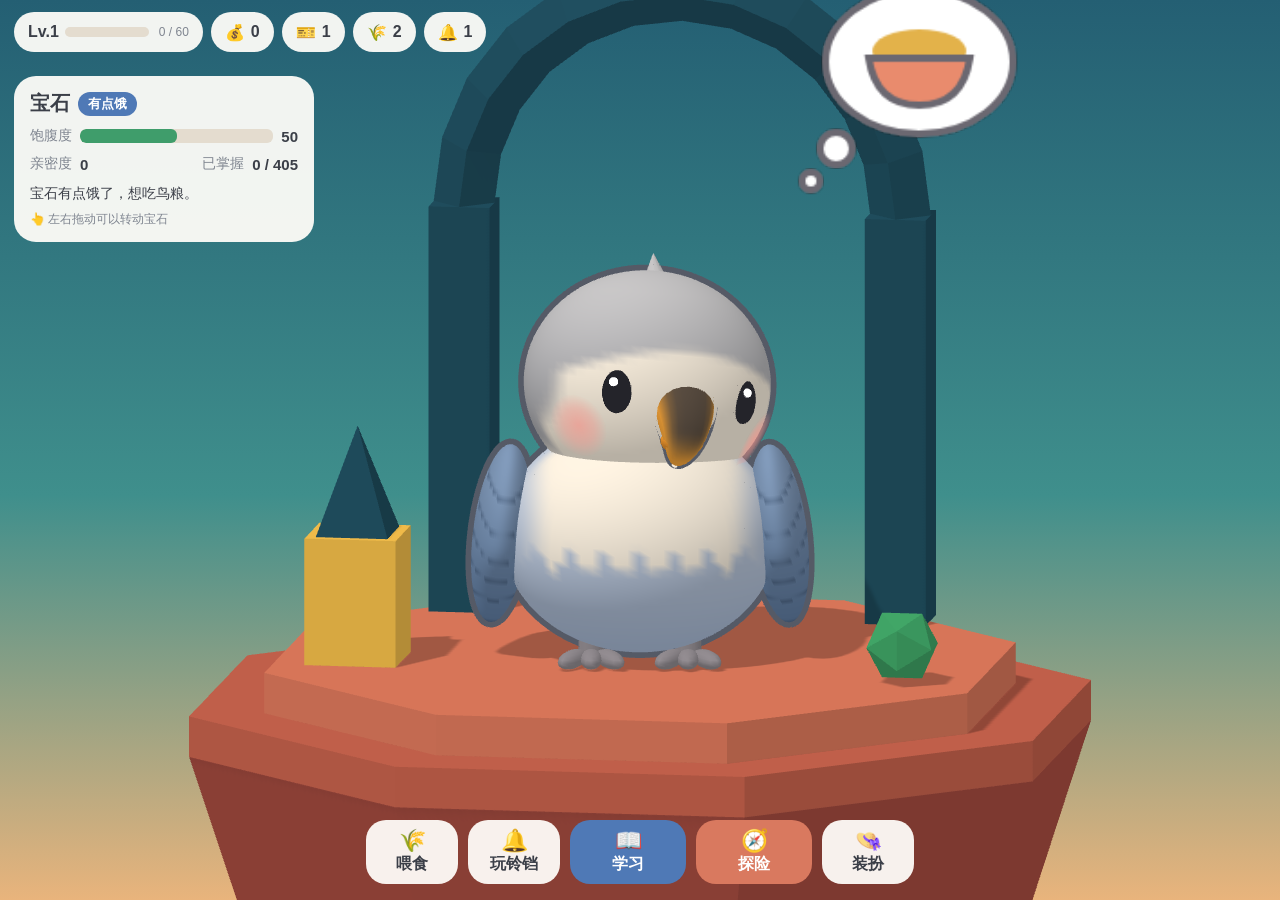
<file: index.html>
<!doctype html>
<html lang="zh-CN">
<head>
<meta charset="utf-8">
<meta name="viewport" content="width=device-width, initial-scale=1, viewport-fit=cover, user-scalable=no">
<meta name="apple-mobile-web-app-capable" content="yes">
<title>宝石小屋</title>
<link rel="stylesheet" href="css/game.css">
</head>
<body data-view="home">
<div id="stage"></div>

<!-- 小屋 -->
<div class="hud" id="homeHud">
  <div class="top">
    <div class="chip lv"><b id="lvText">Lv.1</b><span class="bar"><i id="xpBar"></i></span><small id="xpText"></small></div>
    <div class="chip" title="金币">💰 <b id="coins">0</b></div>
    <div class="chip" title="探险票">🎫 <b id="tickets">0</b></div>
    <div class="chip" title="鸟粮">🌾 <b id="food">0</b></div>
    <div class="chip" title="铃铛">🔔 <b id="bells">0</b></div>
  </div>
  <div class="side card">
    <div class="name">宝石 <span class="pill" id="statusPill"></span></div>
    <div class="row"><span>饱腹度</span><span class="bar big"><i id="satBar"></i></span><b id="satText"></b></div>
    <div class="row"><span>亲密度</span><b id="bond">0</b><span class="grow"></span><span>已掌握</span><b id="mastered"></b></div>
    <div class="tip" id="statusTip"></div>
    <div class="tip small">👆 左右拖动可以转动宝石</div>
  </div>
  <div class="actions" id="actions">
    <button id="btnFeed"><i>🌾</i>喂食</button>
    <button id="btnRing"><i>🔔</i>玩铃铛</button>
    <button id="btnStudy" class="main"><i>📖</i>学习</button>
    <button id="btnMap" class="main alt"><i>🧭</i>探险</button>
    <button id="btnSkin"><i>👒</i>装扮</button>
  </div>
  <div class="actions" id="rescueBar">
    <button id="btnRescue" class="main danger"><i>💗</i>开始抢救答题</button>
  </div>
</div>

<!-- 闯关 -->
<div class="hud" id="levelHud">
  <div class="top">
    <button class="chip btn" id="btnExit">← 回小屋</button>
    <div class="chip"><b id="lvName"></b></div>
    <div class="chip">💎 <b id="lvGems">0</b> / 3</div>
    <div class="chip">步数 <b id="lvSteps">0</b><small id="lvPar"></small></div>
  </div>
  <div class="hint" id="lvHint"></div>
  <div class="actions">
    <button id="btnUndo"><i>↩</i>撤销一步</button>
    <button id="btnRestart"><i>⟲</i>重新开始</button>
    <button id="btnHint"><i>💡</i><span>提示 <b id="hintCount"></b></span></button>
  </div>
</div>

<div class="modal" id="modal"><div class="sheet" id="sheet"></div></div>
<div id="toast"></div>

<script src="js/three.min.js"></script>
<script src="js/baoshi3d.js"></script>
<script src="js/store.js"></script>
<script src="js/q_math.js"></script>
<script src="js/q_chinese.js"></script>
<script src="js/q_english.js"></script>
<script src="js/q_science.js"></script>
<script src="js/questions.js"></script>
<script src="js/levels.js"></script>
<script src="js/leveldata.js"></script>
<script src="js/game.js"></script>
</body>
</html>
</file>
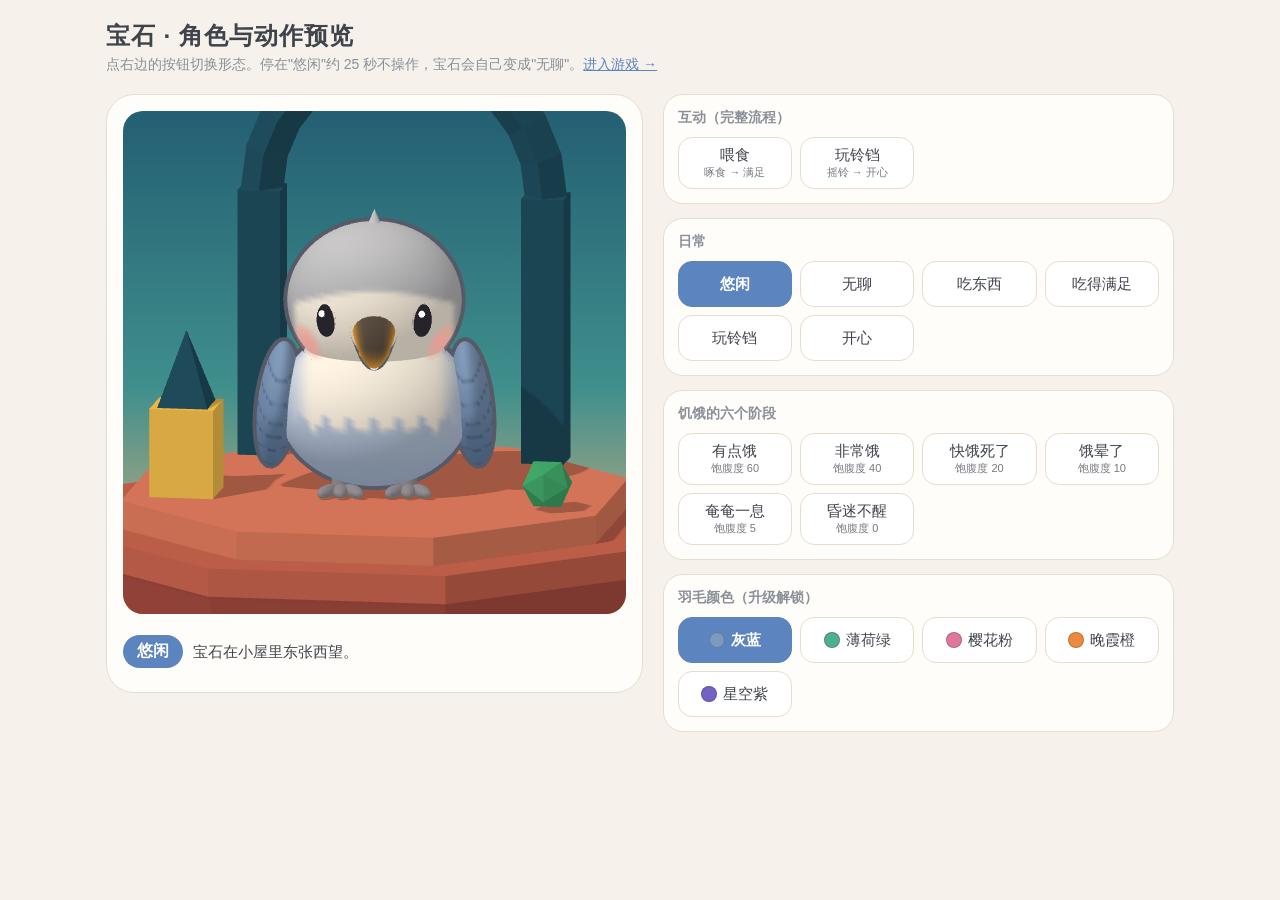
<file: preview.html>
<!doctype html>
<html lang="zh-CN">
<head>
<meta charset="utf-8">
<meta name="viewport" content="width=device-width, initial-scale=1, viewport-fit=cover">
<title>宝石 · 角色与动作预览</title>
<style>
  :root { --bg:#f6f1ea; --card:#fffdf9; --ink:#3f434c; --soft:#8a8f9a; --line:#e6ddd0; --accent:#5c84bf; --accent-ink:#fff; }
  * { box-sizing: border-box; -webkit-tap-highlight-color: transparent; }
  html, body { margin: 0; background: var(--bg); color: var(--ink);
    font-family: -apple-system, "PingFang SC", "Microsoft YaHei", sans-serif; }
  .wrap { max-width: 1100px; margin: 0 auto; padding: 20px 16px 40px; display: grid; gap: 20px;
    grid-template-columns: minmax(0, 1.05fr) minmax(0, 1fr); align-items: start; }
  h1 { grid-column: 1 / -1; margin: 0; font-size: 24px; letter-spacing: .04em; }
  h1 small { display: block; margin-top: 4px; font-size: 14px; font-weight: 400; color: var(--soft); letter-spacing: 0; }
  h1 a { color: var(--accent); }
  .stage { position: sticky; top: 16px; background: var(--card); border: 1px solid var(--line); border-radius: 28px; padding: 16px; }
  .scene { position: relative; aspect-ratio: 1 / 1; border-radius: 20px; overflow: hidden;
    background: linear-gradient(#245f73 0%, #3f8f8c 55%, #e9b47c 100%); }
  .scene canvas { display: block; width: 100%; height: 100%; }
  .status { display: flex; align-items: center; gap: 10px; margin-top: 14px; min-height: 48px; }
  .pill { flex: none; padding: 6px 14px; border-radius: 999px; background: var(--accent); color: var(--accent-ink); font-weight: 700; font-size: 16px; }
  .tip { font-size: 15px; line-height: 1.5; }
  .panel { display: grid; gap: 14px; }
  .group { background: var(--card); border: 1px solid var(--line); border-radius: 20px; padding: 14px; }
  .group h2 { margin: 0 0 10px; font-size: 14px; color: var(--soft); font-weight: 600; }
  .btns { display: grid; grid-template-columns: repeat(auto-fill, minmax(104px, 1fr)); gap: 8px; }
  button { font: inherit; font-size: 15px; min-height: 46px; padding: 8px 10px; border-radius: 14px; cursor: pointer;
    border: 1.5px solid var(--line); background: #fff; color: var(--ink); transition: transform .08s, background .15s; }
  button:active { transform: scale(.96); }
  button.on { background: var(--accent); border-color: var(--accent); color: var(--accent-ink); font-weight: 700; }
  button small { display: block; font-size: 11px; opacity: .7; font-weight: 400; }
  .sw { display: flex; align-items: center; justify-content: center; gap: 6px; }
  .sw i { width: 16px; height: 16px; border-radius: 50%; border: 1.5px solid rgba(0,0,0,.18); }
  @media (max-width: 760px) {
    .wrap { grid-template-columns: 1fr; }
    .stage { top: 8px; z-index: 5; padding: 10px; box-shadow: 0 6px 18px rgba(90, 80, 70, .12); }
    .scene { aspect-ratio: auto; height: 42vh; }
    .status { margin-top: 8px; min-height: 40px; }
  }
</style>
</head>
<body>
<div class="wrap">
  <h1>宝石 · 角色与动作预览<small>点右边的按钮切换形态。停在"悠闲"约 25 秒不操作，宝石会自己变成"无聊"。<a href="index.html">进入游戏 →</a></small></h1>

  <div class="stage">
    <div class="scene" id="scene"></div>
    <div class="status"><span class="pill" id="label"></span><span class="tip" id="tip"></span></div>
  </div>

  <div class="panel" id="panel"></div>
</div>

<script src="js/three.min.js"></script>
<script src="js/baoshi3d.js"></script>
<script>
(function () {
  const host = document.getElementById('scene');
  const renderer = new THREE.WebGLRenderer({ antialias: true, alpha: true });
  renderer.setPixelRatio(Math.min(devicePixelRatio, 2));
  renderer.shadowMap.enabled = true;
  renderer.shadowMap.type = THREE.PCFSoftShadowMap;
  host.appendChild(renderer.domElement);

  const scene = new THREE.Scene();
  const camera = new THREE.OrthographicCamera(-1, 1, 1, -1, 0.1, 50);
  camera.position.set(1.0, 1.9, 6); // 接近正面平视，和原图的角度一致
  camera.lookAt(0, 0.72, 0);

  // 以均匀的环境光为主，颜色像平涂的插画，不会被阴影压暗
  scene.add(new THREE.AmbientLight(0xfffaf2, 0.74));
  const sun = new THREE.DirectionalLight(0xfff6ea, 0.3);
  sun.position.set(-3, 6, 4);
  sun.castShadow = true;
  sun.shadow.mapSize.set(1024, 1024);
  Object.assign(sun.shadow.camera, { left: -3, right: 3, top: 3, bottom: -3, near: 1, far: 20 });
  scene.add(sun);

  const mat = (c) => new THREE.MeshLambertMaterial({ color: c });
  function box(geo, color, x, y, z) {
    const g = geo.index ? geo.toNonIndexed() : geo; g.computeVertexNormals();
    const m = new THREE.Mesh(g, mat(color));
    m.position.set(x, y, z); m.castShadow = true; m.receiveShadow = true; scene.add(m);
    return m;
  }
  // 小屋的平台：几何感的阶梯圆台 + 一道拱门
  // 环境用偏深的暖色，宝石是亮的白色和蓝色，这样主角和背景的明暗、冷暖都拉开
  box(new THREE.CylinderGeometry(1.45, 1.45, 0.16, 8), 0xd9795f, 0, -0.08, 0).rotation.y = Math.PI / 8;
  box(new THREE.CylinderGeometry(1.75, 1.75, 0.16, 8), 0xc2624f, 0, -0.24, 0).rotation.y = Math.PI / 8;
  box(new THREE.CylinderGeometry(1.75, 1.2, 1.6, 8), 0xa94f45, 0, -1.12, 0).rotation.y = Math.PI / 8;
  box(new THREE.BoxGeometry(0.24, 1.5, 0.24), 0x1f4f63, -0.8, 0.75, -1.0);
  box(new THREE.BoxGeometry(0.24, 1.5, 0.24), 0x1f4f63, 0.8, 0.75, -1.0);
  box(new THREE.TorusGeometry(0.8, 0.12, 4, 12, Math.PI), 0x1f4f63, 0, 1.5, -1.0);
  box(new THREE.BoxGeometry(0.36, 0.5, 0.36), 0xf2c14e, -1.02, 0.25, 0.25);
  box(new THREE.ConeGeometry(0.2, 0.42, 4), 0x1f4f63, -1.02, 0.71, 0.25).rotation.y = Math.PI / 4;
  box(new THREE.IcosahedronGeometry(0.15, 0), 0x3fa66b, 1.05, 0.15, 0.45);

  const stateButtons = {};
  const pet = new Baoshi3D({
    onState(name, info) {
      document.getElementById('label').textContent = info.label;
      document.getElementById('tip').textContent = info.tip;
      Object.keys(stateButtons).forEach((k) => stateButtons[k].classList.toggle('on', k === name));
    }
  });
  pet.group.rotation.y = 0.16; // 朝向镜头
  pet.group.scale.setScalar(1.45);
  scene.add(pet.group);
  window.pet = pet;

  function resize() {
    const w = host.clientWidth, h = host.clientHeight, a = w / h;
    const d = Math.max(1.2, 1.4 / a);
    camera.left = -d * a; camera.right = d * a; camera.top = d; camera.bottom = -d;
    camera.updateProjectionMatrix();
    renderer.setSize(w, h, false);
  }
  new ResizeObserver(resize).observe(host);
  resize();

  let sim = 0, last = 0;
  function advance(dt) {
    sim += dt;
    pet.update(sim, dt);
    renderer.domElement.style.filter = pet.pose.sat < 0.99 ? 'saturate(' + pet.pose.sat.toFixed(2) + ')' : '';
    renderer.render(scene, camera);
  }
  function frame(ms) {
    const dt = Math.min(0.05, (ms - last) / 1000 || 0.016); last = ms;
    advance(dt);
    requestAnimationFrame(frame);
  }
  requestAnimationFrame(frame);
  window.__step = (seconds) => { for (let i = 0; i < seconds * 60; i++) advance(1 / 60); }; // 调试用：快进

  // ---------- 右侧按钮 ----------
  const GROUPS = [
    { title: '互动（完整流程）', items: [
      { text: '喂食', sub: '啄食 → 满足', run: () => pet.feed() },
      { text: '玩铃铛', sub: '摇铃 → 开心', run: () => pet.ring() }
    ]},
    { title: '日常', items: ['idle', 'bored', 'eat', 'satisfied', 'bell', 'happy'] },
    { title: '饥饿的六个阶段', items: [
      ['hungry1', '60'], ['hungry2', '40'], ['hungry3', '20'], ['faint', '10'], ['dying', '5'], ['coma', '0']
    ]}
  ];
  const panel = document.getElementById('panel');
  function addGroup(title) {
    const g = document.createElement('div'); g.className = 'group';
    g.innerHTML = '<h2>' + title + '</h2><div class="btns"></div>';
    panel.appendChild(g);
    return g.querySelector('.btns');
  }
  GROUPS.forEach((grp) => {
    const boxEl = addGroup(grp.title);
    grp.items.forEach((it) => {
      const b = document.createElement('button');
      if (it.run) { b.innerHTML = it.text + '<small>' + it.sub + '</small>'; b.onclick = it.run; }
      else {
        const name = Array.isArray(it) ? it[0] : it;
        const sub = Array.isArray(it) ? '<small>饱腹度 ' + it[1] + '</small>' : '';
        b.innerHTML = Baoshi3D.INFO[name].label + sub;
        b.onclick = () => pet.setState(name);
        stateButtons[name] = b;
      }
      boxEl.appendChild(b);
    });
  });
  const skins = addGroup('羽毛颜色（升级解锁）');
  const skinButtons = {};
  Object.keys(Baoshi3D.PALETTES).forEach((key) => {
    const pal = Baoshi3D.PALETTES[key];
    const b = document.createElement('button');
    b.innerHTML = '<span class="sw"><i style="background:#' + pal.wing.toString(16).padStart(6, '0') + '"></i>' + pal.name + '</span>';
    b.onclick = () => {
      pet.setPalette(key);
      Object.keys(skinButtons).forEach((k) => skinButtons[k].classList.toggle('on', k === key));
    };
    skinButtons[key] = b;
    skins.appendChild(b);
  });
  skinButtons.blue.classList.add('on');
  pet.onState(pet.state, Baoshi3D.INFO[pet.state]);
})();
</script>
</body>
</html>
</file>
<file: css/game.css>
:root { --ink:#3b3f48; --soft:#7f8590; --card:rgba(255,253,249,.94); --line:#e6ddd0; --accent:#4f79b6; --warm:#d9795f; --ok:#3f9d6b; --bad:#d2584f; }
* { box-sizing: border-box; -webkit-tap-highlight-color: transparent; -webkit-user-select: none; user-select: none; }
html, body { margin: 0; height: 100%; overflow: hidden; color: var(--ink);
  font-family: -apple-system, "PingFang SC", "Microsoft YaHei", sans-serif;
  background: linear-gradient(#245f73 0%, #3f8f8c 55%, #e9b47c 100%); }
#stage, #stage canvas { position: fixed; inset: 0; width: 100%; height: 100%; display: block; touch-action: none; }

.hud { position: fixed; inset: 0; pointer-events: none; display: none;
  padding: max(12px, env(safe-area-inset-top)) max(14px, env(safe-area-inset-right)) max(14px, env(safe-area-inset-bottom)) max(14px, env(safe-area-inset-left)); }
body[data-view="home"] #homeHud, body[data-view="level"] #levelHud { display: block; }
.hud > * { pointer-events: auto; }

.top { display: flex; gap: 8px; flex-wrap: wrap; align-items: center; }
.chip { background: var(--card); border-radius: 999px; padding: 8px 14px; font-size: 16px; display: flex; align-items: center; gap: 6px; min-height: 40px; }
.chip small { color: var(--soft); font-size: 12px; margin-left: 4px; }
.chip.btn { border: 0; font: inherit; font-size: 16px; font-weight: 700; color: inherit; cursor: pointer; }
.bar { display: inline-block; width: 84px; height: 10px; border-radius: 6px; background: #e4dccf; overflow: hidden; }
.bar i { display: block; height: 100%; width: 0; background: var(--accent); border-radius: 6px; transition: width .4s; }
.bar.big { flex: 1; height: 14px; }

.card { background: var(--card); border-radius: 22px; padding: 14px 16px; }
.side { position: absolute; left: max(14px, env(safe-area-inset-left)); top: 76px; width: min(300px, 44vw); }
.side .name { font-size: 20px; font-weight: 700; display: flex; align-items: center; gap: 8px; }
.pill { font-size: 13px; font-weight: 700; color: #fff; background: var(--accent); border-radius: 999px; padding: 3px 10px; }
.pill.warn { background: #d99a2b; } .pill.bad { background: var(--bad); }
.side .row { display: flex; align-items: center; gap: 8px; margin-top: 10px; font-size: 14px; color: var(--soft); }
.side .row b { color: var(--ink); font-size: 15px; }
.grow { flex: 1; }
.side .tip { margin-top: 10px; font-size: 14px; line-height: 1.5; }

.actions { position: absolute; left: 0; right: 0; bottom: max(16px, env(safe-area-inset-bottom)); display: flex; justify-content: center; gap: 10px; flex-wrap: wrap; padding: 0 12px; }
.actions button { font: inherit; font-size: 16px; font-weight: 700; color: var(--ink); min-width: 92px; min-height: 64px; padding: 8px 14px;
  border: 0; border-radius: 20px; background: var(--card); cursor: pointer; display: flex; flex-direction: column; align-items: center; justify-content: center; gap: 2px; transition: transform .08s; }
.actions button i { font-style: normal; font-size: 22px; line-height: 1; }
.actions button:active { transform: scale(.95); }
.actions button.main { background: var(--accent); color: #fff; min-width: 116px; }
.actions button.main.alt { background: var(--warm); }
.actions button.main.danger { background: var(--bad); min-width: 220px; flex-direction: row; gap: 8px; font-size: 19px; }
#rescueBar { display: none; }
body.coma #actions { display: none; } body.coma #rescueBar { display: flex; }

.hint { position: absolute; left: 50%; transform: translateX(-50%); top: 68px; max-width: 88vw; background: var(--card); border-radius: 16px; padding: 8px 16px; font-size: 15px; text-align: center; pointer-events: none; }

.modal { position: fixed; inset: 0; background: rgba(40, 50, 60, .45); display: none; align-items: center; justify-content: center; padding: 16px; }
.modal.on { display: flex; }
.sheet { background: #fffdf9; border-radius: 28px; padding: 22px; width: min(640px, 100%); max-height: 92vh; overflow: auto; }
.sheet h2 { margin: 0 0 4px; font-size: 24px; }
.sheet .sub { color: var(--soft); font-size: 14px; margin-bottom: 14px; }
.sheet button { font: inherit; font-size: 17px; color: var(--ink); min-height: 52px; border-radius: 16px; border: 2px solid var(--line); background: #fff; padding: 10px 16px; cursor: pointer; }
.sheet button.pri { background: var(--accent); border-color: var(--accent); color: #fff; font-weight: 700; }
.sheet button:disabled { opacity: .55; }
.foot { display: flex; gap: 10px; justify-content: flex-end; margin-top: 16px; flex-wrap: wrap; }
.grid2 { display: grid; grid-template-columns: 1fr 1fr; gap: 10px; }
.subj { text-align: left; display: flex; flex-direction: column; gap: 4px; border-left-width: 8px !important; }
.subj b { font-size: 20px; } .subj small { color: var(--soft); font-size: 13px; }

.qhead { display: flex; align-items: center; gap: 10px; margin-bottom: 10px; font-size: 14px; color: var(--soft); }
.tag { color: #fff; border-radius: 999px; padding: 3px 12px; font-weight: 700; font-size: 13px; }
.qtext { font-size: 21px; line-height: 1.55; margin: 6px 0 14px; font-weight: 600; }
.opts { display: grid; gap: 10px; }
.opts button { text-align: left; font-size: 18px; line-height: 1.45; }
.opts button.right { border-color: var(--ok); background: #e3f4ea; }
.opts button.wrong { border-color: var(--bad); background: #fbe6e3; }
.explain { margin-top: 14px; padding: 12px 14px; border-radius: 16px; background: #f4efe6; font-size: 16px; line-height: 1.6; }
.explain b { display: block; margin-bottom: 4px; }
.explain b.ok { color: var(--ok); } .explain b.no { color: var(--bad); }

.rewards { display: flex; gap: 10px; flex-wrap: wrap; margin: 12px 0 4px; }
.rewards span { background: #f4efe6; border-radius: 14px; padding: 8px 14px; font-size: 17px; font-weight: 700; }
.bigstars { font-size: 44px; letter-spacing: 6px; color: #f2b632; } .bigstars i { font-style: normal; color: #ddd5c8; }
.note { font-size: 15px; line-height: 1.6; color: var(--soft); margin-top: 8px; }

.levels { display: grid; grid-template-columns: repeat(5, 1fr); gap: 10px; }
.levels button { display: flex; flex-direction: column; align-items: center; gap: 2px; min-height: 84px; padding: 8px 4px; }
.levels button b { font-size: 22px; } .levels button small { font-size: 12px; color: var(--soft); }
.levels button .st { color: #f2b632; font-size: 15px; letter-spacing: 1px; } .levels button .st i { font-style: normal; color: #ddd5c8; }
.levels button.locked { background: #f1ece4; color: #b3ab9f; }
.skins { display: grid; grid-template-columns: repeat(auto-fill, minmax(110px, 1fr)); gap: 10px; }
.skins button { display: flex; flex-direction: column; align-items: center; gap: 6px; }
.skins button i { width: 34px; height: 34px; border-radius: 50%; border: 2px solid rgba(0,0,0,.15); }
.skins button.on { border-color: var(--accent); background: #e8eff9; }
.skins button.try { border-color: var(--warm); background: #fbeee9; }
.skins button em { font-style: normal; font-size: 30px; line-height: 1.1; }
.skins button small { font-size: 13px; color: var(--soft); }
.tabs { display: flex; gap: 6px; margin-bottom: 12px; flex-wrap: wrap; }
.tabs button { min-height: 42px; padding: 6px 14px; font-size: 15px; border-radius: 999px; }
.tabs button.on { background: var(--ink); border-color: var(--ink); color: #fff; font-weight: 700; }
.buybar { display: flex; align-items: center; justify-content: space-between; gap: 10px; margin-top: 14px; padding: 10px 12px; border-radius: 16px; background: #fbeee9; font-size: 15px; }
.side .tip.small { font-size: 12px; color: var(--soft); margin-top: 6px; }
/* 装扮面板靠右，不变暗、不挡住宝石，还能继续拖动宝石 */
.modal.dock { background: transparent; justify-content: flex-end; align-items: center; pointer-events: none; padding-right: max(14px, env(safe-area-inset-right)); }
.modal.dock .sheet { pointer-events: auto; width: min(380px, 46vw); max-height: 78vh; box-shadow: 0 8px 28px rgba(30, 40, 50, .25); }
.modal.dock .skins { grid-template-columns: repeat(auto-fill, minmax(96px, 1fr)); }

#toast { position: fixed; left: 50%; top: 22%; transform: translateX(-50%); background: rgba(45, 52, 64, .92); color: #fff; border-radius: 16px; padding: 12px 20px; font-size: 17px; max-width: 86vw; text-align: center; opacity: 0; pointer-events: none; transition: opacity .25s; }
#toast.on { opacity: 1; }

@media (max-width: 620px) {
  .side { position: static; width: auto; margin-top: 8px; }
  .actions button { min-width: 64px; font-size: 14px; }
  .levels { grid-template-columns: repeat(3, 1fr); }
  .modal.dock { align-items: flex-end; padding: 0; }
  .modal.dock .sheet { width: 100%; max-height: 46vh; border-radius: 24px 24px 0 0; }
  .qtext { font-size: 19px; }
}
</file>
